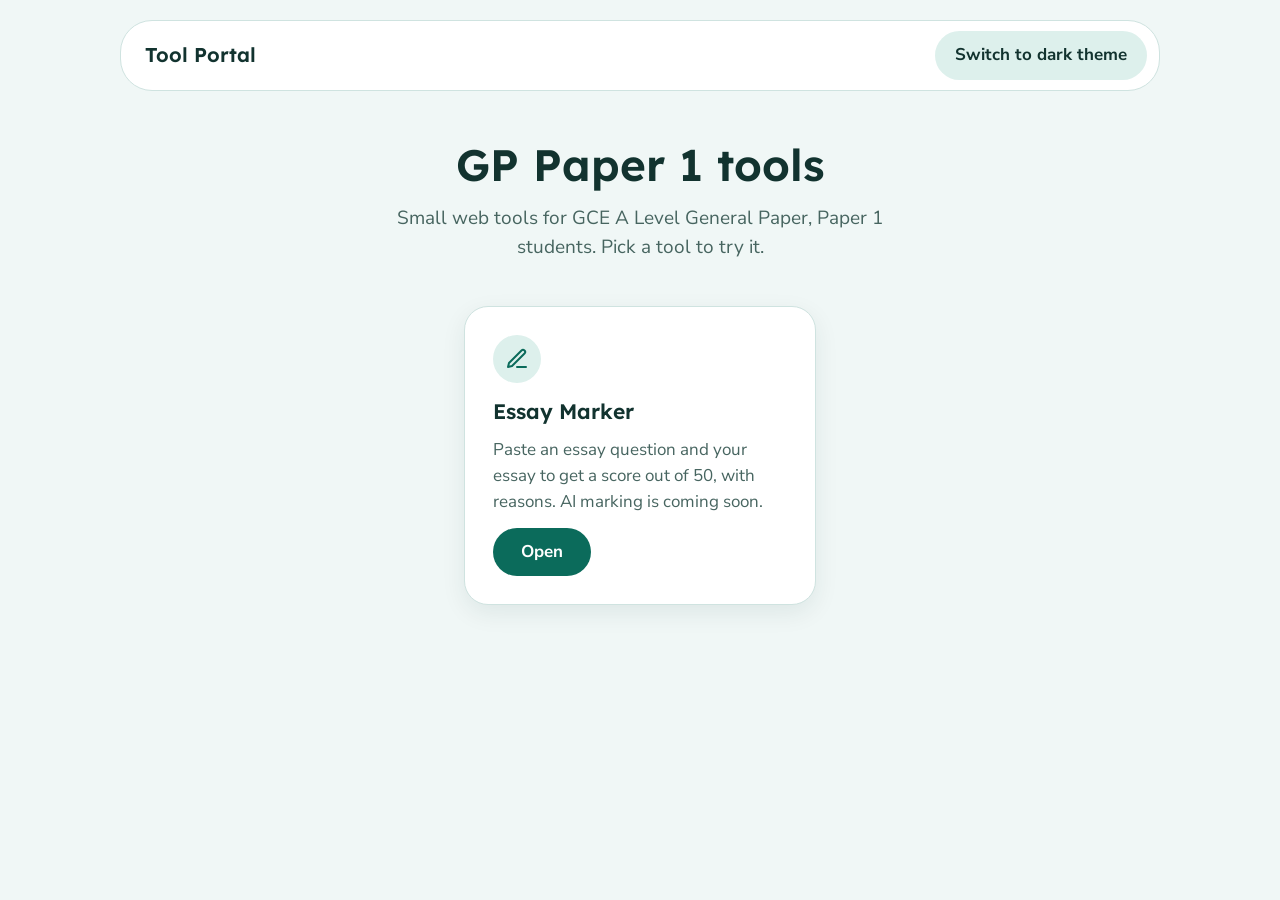
<file: index.html>
<!DOCTYPE html>
<html lang="en" data-theme="light">
<head>
  <meta charset="utf-8">
  <meta name="viewport" content="width=device-width, initial-scale=1">
  <title>Tool Portal</title>
  <link rel="preconnect" href="https://fonts.googleapis.com">
  <link rel="preconnect" href="https://fonts.gstatic.com" crossorigin>
  <link rel="stylesheet" href="https://fonts.googleapis.com/css2?family=Lexend:wght@500;600&family=Nunito+Sans:wght@400;700&display=swap">
  <link rel="stylesheet" href="css/style.css">
  <script src="js/theme.js"></script>
</head>
<body>
  <header class="site-header">
    <h1 class="site-title"><a href="index.html">Tool Portal</a></h1>
    <button type="button" id="theme-toggle">Switch to dark theme</button>
  </header>

  <main class="home">
    <h2>GP Paper 1 tools</h2>
    <p class="intro">Small web tools for GCE A Level General Paper, Paper 1 students. Pick a tool to try it.</p>

    <section class="tool-grid" aria-label="Tools">
      <article class="card">
        <div class="card-icon"><svg width="24" height="24" viewBox="0 0 24 24" fill="none" stroke="currentColor" stroke-width="2" stroke-linecap="round" stroke-linejoin="round" aria-hidden="true"><path d="M12 20h9"></path><path d="M16.5 3.5a2.1 2.1 0 0 1 3 3L7 19l-4 1 1-4Z"></path></svg></div>
        <h3>Essay Marker</h3>
        <p>Paste an essay question and your essay to get a score out of 50, with reasons. AI marking is coming soon.</p>
        <a class="button" href="tools/marker.html">Open</a>
      </article>
    </section>
  </main>
</body>
</html>
</file>
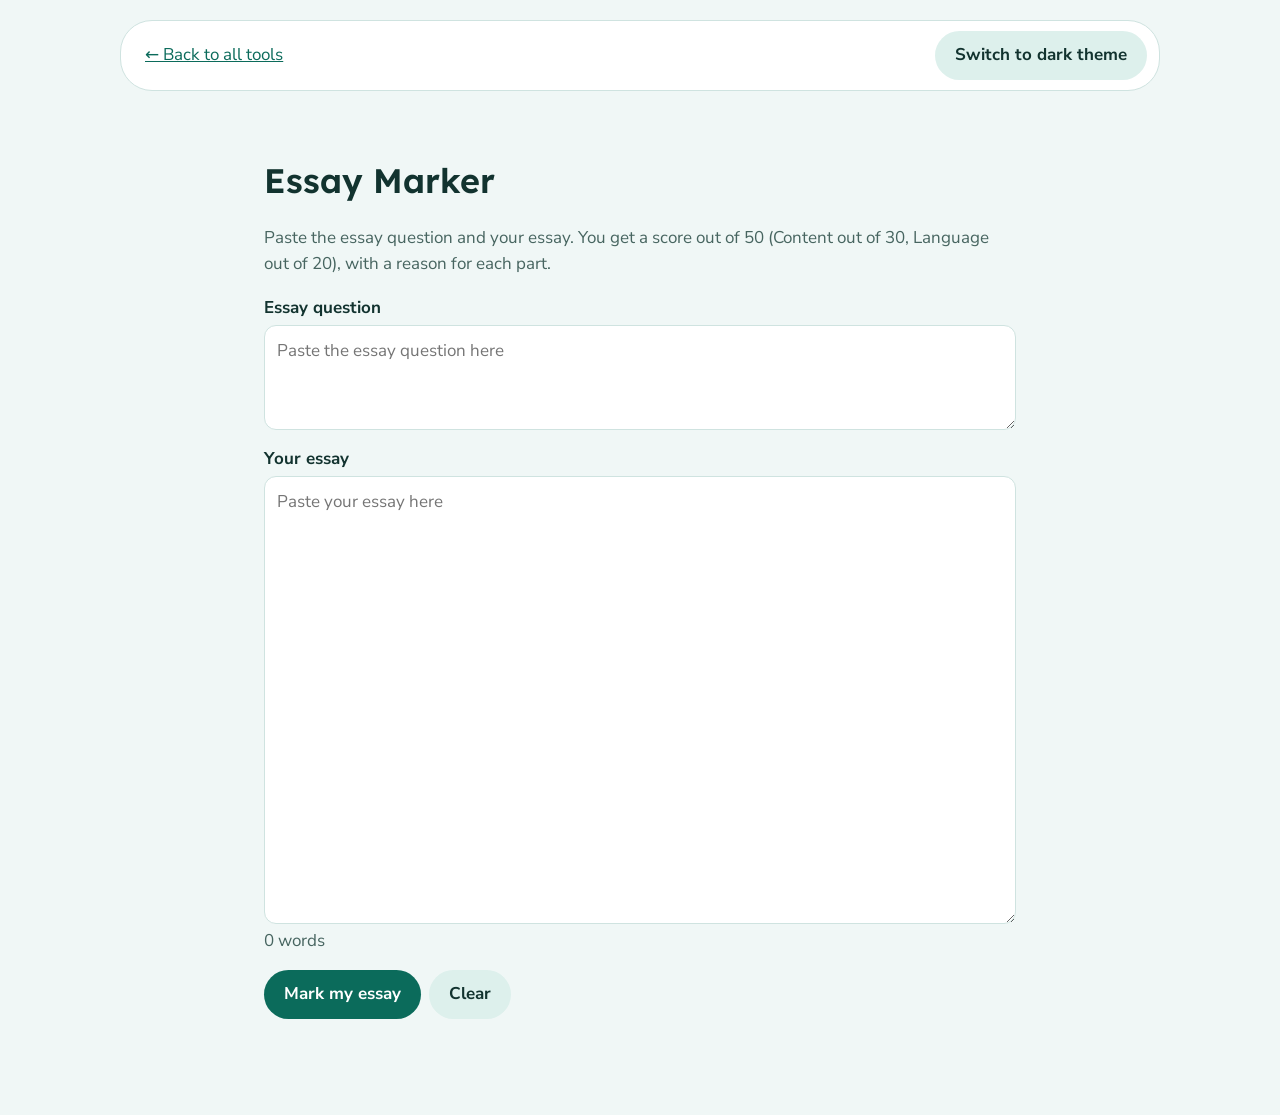
<file: tools/marker.html>
<!DOCTYPE html>
<html lang="en" data-theme="light">
<head>
  <meta charset="utf-8">
  <meta name="viewport" content="width=device-width, initial-scale=1">
  <title>Essay Marker — Tool Portal</title>
  <link rel="preconnect" href="https://fonts.googleapis.com">
  <link rel="preconnect" href="https://fonts.gstatic.com" crossorigin>
  <link rel="stylesheet" href="https://fonts.googleapis.com/css2?family=Lexend:wght@500;600&family=Nunito+Sans:wght@400;700&display=swap">
  <link rel="stylesheet" href="../css/style.css">
  <script src="../js/theme.js"></script>
</head>
<body>
  <header class="site-header">
    <a href="../index.html">&larr; Back to all tools</a>
    <button type="button" id="theme-toggle">Switch to dark theme</button>
  </header>

  <main>
    <h1>Essay Marker</h1>
    <p class="intro">Paste the essay question and your essay. You get a score out of 50 (Content out of 30, Language out of 20), with a reason for each part.</p>

    <form id="marker-form">
      <div class="field">
        <label for="question">Essay question</label>
        <textarea id="question" rows="3" placeholder="Paste the essay question here"></textarea>
      </div>
      <div class="field">
        <label for="essay">Your essay</label>
        <textarea id="essay" rows="16" placeholder="Paste your essay here"></textarea>
        <p id="word-count" class="note">0 words</p>
      </div>
      <div class="form-actions">
        <button type="submit" id="mark">Mark my essay</button>
        <button type="button" id="clear">Clear</button>
      </div>
    </form>

    <div id="results" aria-live="polite"></div>
  </main>

  <script src="../js/marker.js"></script>
</body>
</html>
</file>
<file: css/style.css>
/* Design C "Friendly Teal". Colours live in variables so the light and dark themes only differ here. */
:root {
  --bg: #f0f7f6;
  --surface: #ffffff;
  --tint: #ddf0ec;
  --text: #12332f;
  --muted: #476560;
  --border: #cfe3e0;
  --accent: #0b6b5b;
  --on-accent: #ffffff;
  --shadow: rgba(18, 51, 47, 0.08);
}

:root[data-theme="dark"] {
  --bg: #0c1b1a;
  --surface: #132726;
  --tint: #1d3c39;
  --text: #e4f3f1;
  --muted: #9cbdb8;
  --border: #25423f;
  --accent: #5fd3be;
  --on-accent: #0c1b1a;
  --shadow: rgba(0, 0, 0, 0.35);
}

* {
  box-sizing: border-box;
}

body {
  margin: 0;
  padding: 20px 24px 72px;
  background: var(--bg);
  color: var(--text);
  font-family: "Nunito Sans", system-ui, -apple-system, "Segoe UI", Roboto, sans-serif;
  font-size: 1.0625rem;
  line-height: 1.55;
}

h1,
h2,
h3 {
  font-family: Lexend, system-ui, sans-serif;
  font-weight: 600;
  line-height: 1.2;
}

a {
  color: var(--accent);
}

.site-header {
  display: flex;
  align-items: center;
  justify-content: space-between;
  flex-wrap: wrap;
  gap: 0.75rem;
  max-width: 65rem;
  margin: 0 auto;
  padding: 10px 12px 10px 24px;
  border: 1px solid var(--border);
  border-radius: 32px;
  background: var(--surface);
}

.site-title {
  margin: 0;
  font-size: 1.25rem;
}

.site-title a {
  color: var(--text);
  text-decoration: none;
}

/* Buttons: the theme toggle and Clear are quiet; Open and Analyse are the main action. */
button,
.button {
  display: inline-block;
  padding: 0.7rem 1.25rem;
  border: 0;
  border-radius: 999px;
  background: var(--tint);
  color: var(--text);
  font: inherit;
  font-weight: 700;
  text-decoration: none;
  cursor: pointer;
}

.button,
button[type="submit"] {
  background: var(--accent);
  color: var(--on-accent);
}

button:hover,
.button:hover {
  filter: brightness(0.95);
}

a:focus-visible,
button:focus-visible,
textarea:focus-visible {
  outline: 3px solid var(--accent);
  outline-offset: 3px;
}

main {
  max-width: 48rem;
  margin: 0 auto;
  padding: 3rem 0.5rem 0;
}

.intro {
  color: var(--muted);
}

/* Homepage: centred heading and intro, cards in a centred grid. */
.home {
  max-width: 56rem;
  text-align: center;
}

.home h2 {
  margin: 0 0 0.75rem;
  font-size: 2.75rem;
}

.home .intro {
  max-width: 32rem;
  margin: 0 auto;
  font-size: 1.1875rem;
}

/* One column on phones, more columns as the screen gets wider. */
.tool-grid {
  display: grid;
  grid-template-columns: repeat(auto-fit, minmax(16rem, 22rem));
  justify-content: center;
  gap: 1.5rem;
  margin-top: 2.75rem;
  text-align: left;
}

.card {
  display: flex;
  flex-direction: column;
  gap: 0.75rem;
  padding: 1.75rem;
  border: 1px solid var(--border);
  border-radius: 24px;
  background: var(--surface);
  box-shadow: 0 8px 24px var(--shadow);
}

.card-icon {
  display: flex;
  align-items: center;
  justify-content: center;
  width: 48px;
  height: 48px;
  border-radius: 50%;
  background: var(--tint);
  color: var(--accent);
}

.card h3 {
  margin: 0.25rem 0 0;
  font-size: 1.3125rem;
}

.card p {
  margin: 0;
  color: var(--muted);
  flex-grow: 1;
}

.card .button {
  align-self: flex-start;
  padding: 0.7rem 1.75rem;
}

/* Tool pages */
label {
  display: block;
  margin-bottom: 0.25rem;
  font-weight: 700;
}

textarea {
  display: block;
  width: 100%;
  padding: 0.75rem;
  border: 1px solid var(--border);
  border-radius: 12px;
  background: var(--surface);
  color: var(--text);
  font: inherit;
  resize: vertical;
}

.form-actions {
  display: flex;
  gap: 0.5rem;
  margin-top: 0.75rem;
}

#results {
  margin-top: 1.5rem;
}

.result-section {
  margin-bottom: 1.5rem;
}

.result-section h2 {
  margin: 0 0 0.5rem;
  font-size: 1.125rem;
}

.result-section ul {
  margin: 0;
  padding-left: 1.25rem;
}

.note {
  color: var(--muted);
}

/* Marker page */
.field {
  margin-bottom: 1rem;
}

.field .note {
  margin: 0.25rem 0 0;
}

.score-total {
  margin: 0 0 1.5rem;
  font-family: Lexend, system-ui, sans-serif;
  font-size: 1.75rem;
  font-weight: 600;
}

.result-section p {
  margin: 0 0 0.75rem;
}
</file>
